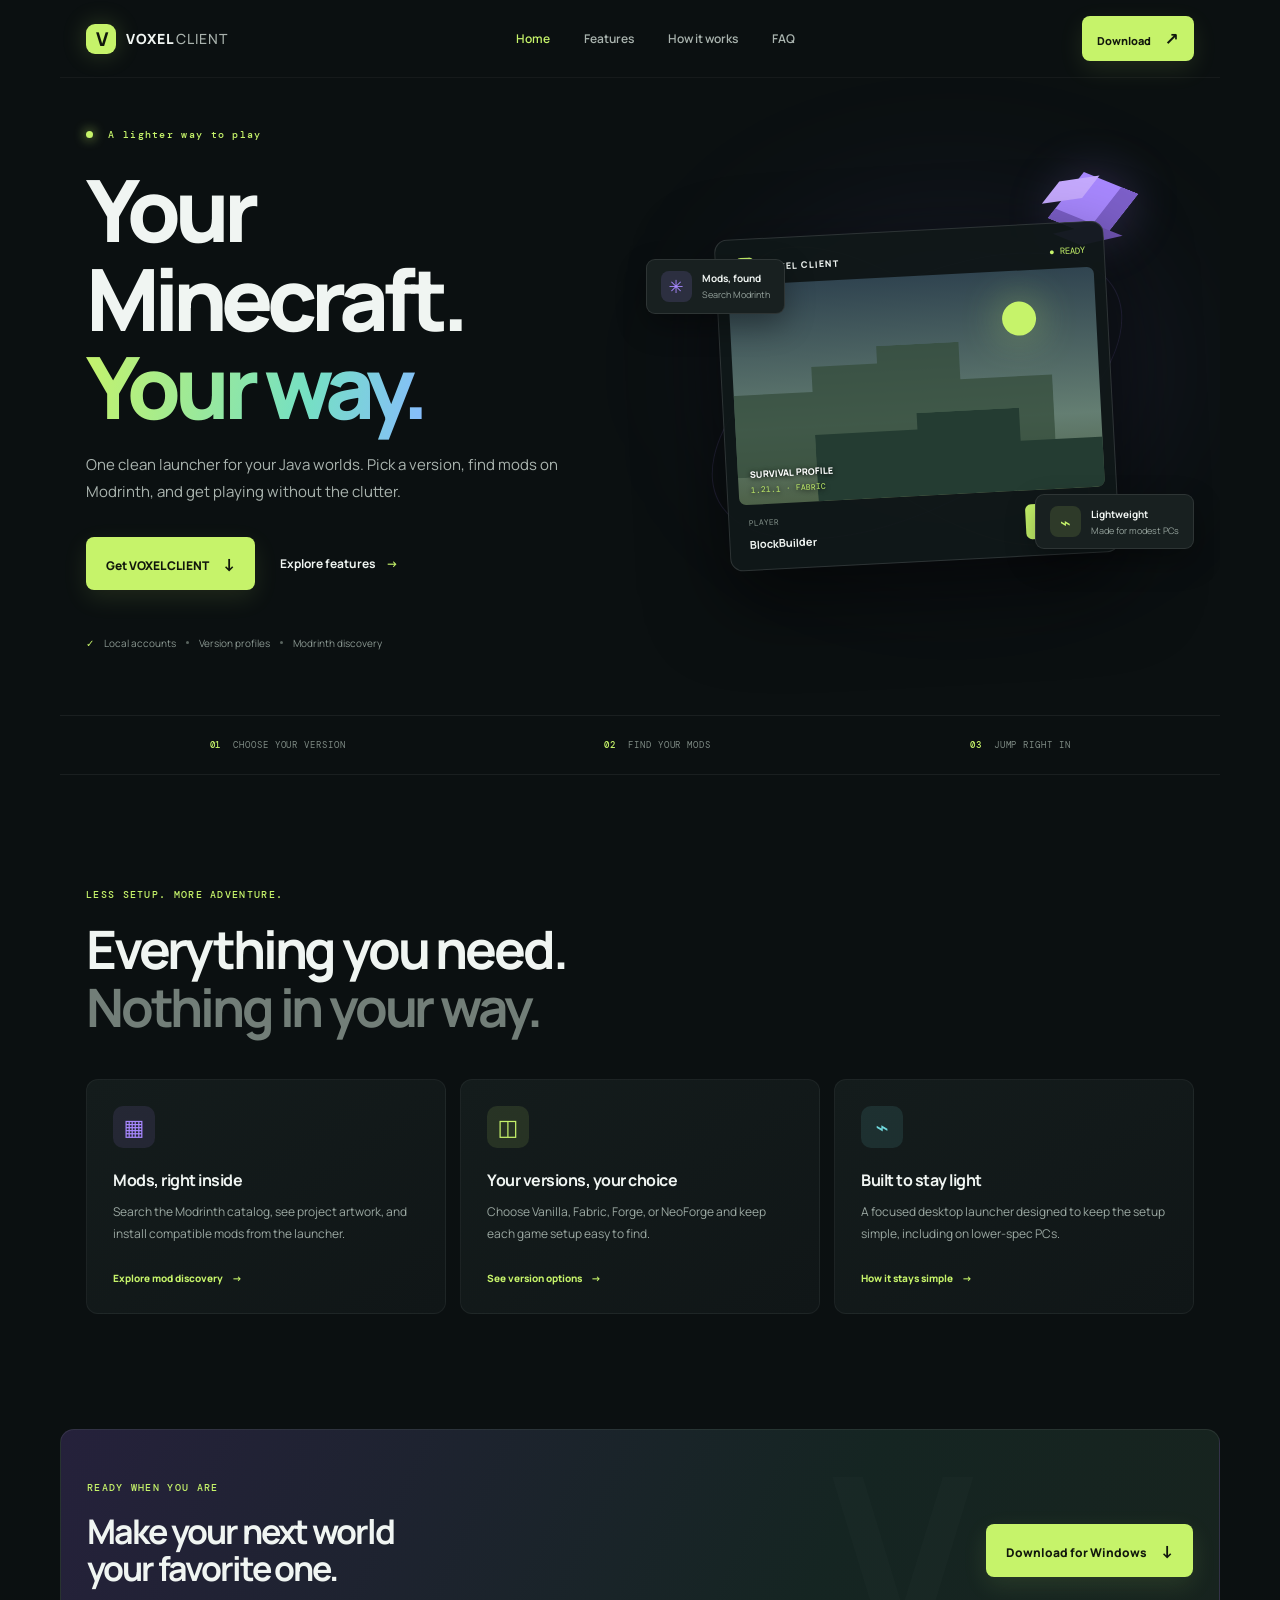
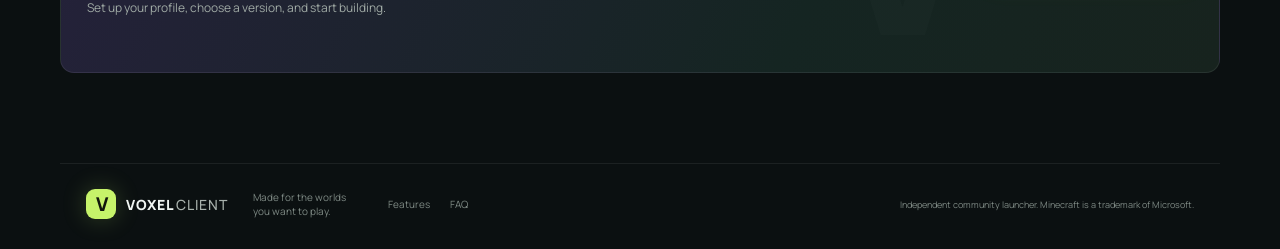
<file: index.html>
<!doctype html>
<html lang="en">
<head>
  <meta charset="utf-8">
  <meta name="viewport" content="width=device-width, initial-scale=1">
  <meta name="theme-color" content="#0b1011">
  <meta name="description" content="VOXEL CLIENT makes Minecraft Java easier to launch, customize, and mod. Lightweight by design, with direct Modrinth mod discovery.">
  <title>VOXEL CLIENT — Your Minecraft, your way</title>
  <link rel="stylesheet" href="styles.css">
  <script src="site.js" defer></script>
</head>
<body>
  <header class="site-header">
    <a class="brand" href="index.html" aria-label="VOXEL CLIENT home"><span class="brand-mark">V</span><span>VOXEL<span class="brand-light">CLIENT</span></span></a>
    <button class="menu-toggle" aria-label="Open navigation" aria-expanded="false">☰</button>
    <nav class="nav-links" aria-label="Main navigation"><a class="active" href="index.html">Home</a><a href="features.html">Features</a><a href="features.html#how-it-works">How it works</a><a href="features.html#faq">FAQ</a></nav>
    <a class="button button-small" href="https://github.com/rishabh1272011/VOXEL-CLIENT/releases/download/v1.0.0/VOXEL-CLIENT-Setup.exe">Download <span>↗</span></a>
  </header>

  <main>
    <section class="hero section-wrap">
      <div class="hero-copy">
        <div class="eyebrow"><span class="pulse"></span> A lighter way to play</div>
        <h1>Your Minecraft.<br><span class="gradient-text">Your way.</span></h1>
        <p class="hero-lede">One clean launcher for your Java worlds. Pick a version, find mods on Modrinth, and get playing without the clutter.</p>
        <div class="hero-actions"><a class="button" href="https://github.com/rishabh1272011/VOXEL-CLIENT/releases/download/v1.0.0/VOXEL-CLIENT-Setup.exe">Get VOXEL CLIENT <span>↓</span></a><a class="text-link" href="features.html">Explore features <span>→</span></a></div>
        <div class="micro-proof"><span class="check">✓</span> Local accounts <i></i> Version profiles <i></i> Modrinth discovery</div>
      </div>
      <div class="hero-art" aria-label="Illustration of the VOXEL CLIENT launcher">
        <div class="orbit orbit-one"></div><div class="orbit orbit-two"></div><div class="pixel-cube"><span></span><span></span><span></span></div>
        <div class="launcher-card"><div class="launcher-top"><span class="mini-brand"><b>V</b> VOXEL CLIENT</span><span class="online-dot">● READY</span></div><div class="launcher-world"><div class="world-sun"></div><div class="block-hill hill-back"></div><div class="block-hill hill-front"></div><div class="world-caption">SURVIVAL PROFILE <span>1.21.1 · FABRIC</span></div></div><div class="launcher-bottom"><div><small>PLAYER</small><strong>BlockBuilder</strong></div><button class="mini-play">▶ &nbsp;PLAY</button></div></div>
        <div class="float-chip chip-mod"><span class="chip-icon">✳</span><span><b>Mods, found</b><small>Search Modrinth</small></span></div>
        <div class="float-chip chip-ram"><span class="chip-icon green">⌁</span><span><b>Lightweight</b><small>Made for modest PCs</small></span></div>
      </div>
      <div class="hero-glow"></div>
    </section>

    <section class="trust-strip"><div><b>01</b><span>CHOOSE YOUR VERSION</span></div><div><b>02</b><span>FIND YOUR MODS</span></div><div><b>03</b><span>JUMP RIGHT IN</span></div></section>

    <section class="section-wrap intro-section"><div class="section-heading"><span class="eyebrow">LESS SETUP. MORE ADVENTURE.</span><h2>Everything you need.<br><span class="muted-heading">Nothing in your way.</span></h2></div><div class="feature-grid">
      <article class="feature-card"><div class="feature-icon purple">▦</div><h3>Mods, right inside</h3><p>Search the Modrinth catalog, see project artwork, and install compatible mods from the launcher.</p><a href="features.html#mods">Explore mod discovery <span>→</span></a></article>
      <article class="feature-card"><div class="feature-icon lime">◫</div><h3>Your versions, your choice</h3><p>Choose Vanilla, Fabric, Forge, or NeoForge and keep each game setup easy to find.</p><a href="features.html#versions">See version options <span>→</span></a></article>
      <article class="feature-card"><div class="feature-icon blue">⌁</div><h3>Built to stay light</h3><p>A focused desktop launcher designed to keep the setup simple, including on lower-spec PCs.</p><a href="features.html#lightweight">How it stays simple <span>→</span></a></article>
    </div></section>

    <section class="section-wrap callout"><div class="callout-decoration">V</div><div><span class="eyebrow">READY WHEN YOU ARE</span><h2>Make your next world<br>your favorite one.</h2><p>Set up your profile, choose a version, and start building.</p></div><a class="button button-light" href="https://github.com/rishabh1272011/VOXEL-CLIENT/releases/download/v1.0.0/VOXEL-CLIENT-Setup.exe">Download for Windows <span>↓</span></a></section>
  </main>
  <footer class="footer"><a class="brand" href="index.html"><span class="brand-mark">V</span><span>VOXEL<span class="brand-light">CLIENT</span></span></a><span>Made for the worlds you want to play.</span><div><a href="features.html">Features</a><a href="features.html#faq">FAQ</a></div><small>Independent community launcher. Minecraft is a trademark of Microsoft.</small></footer>
</body>
</html>
</file>
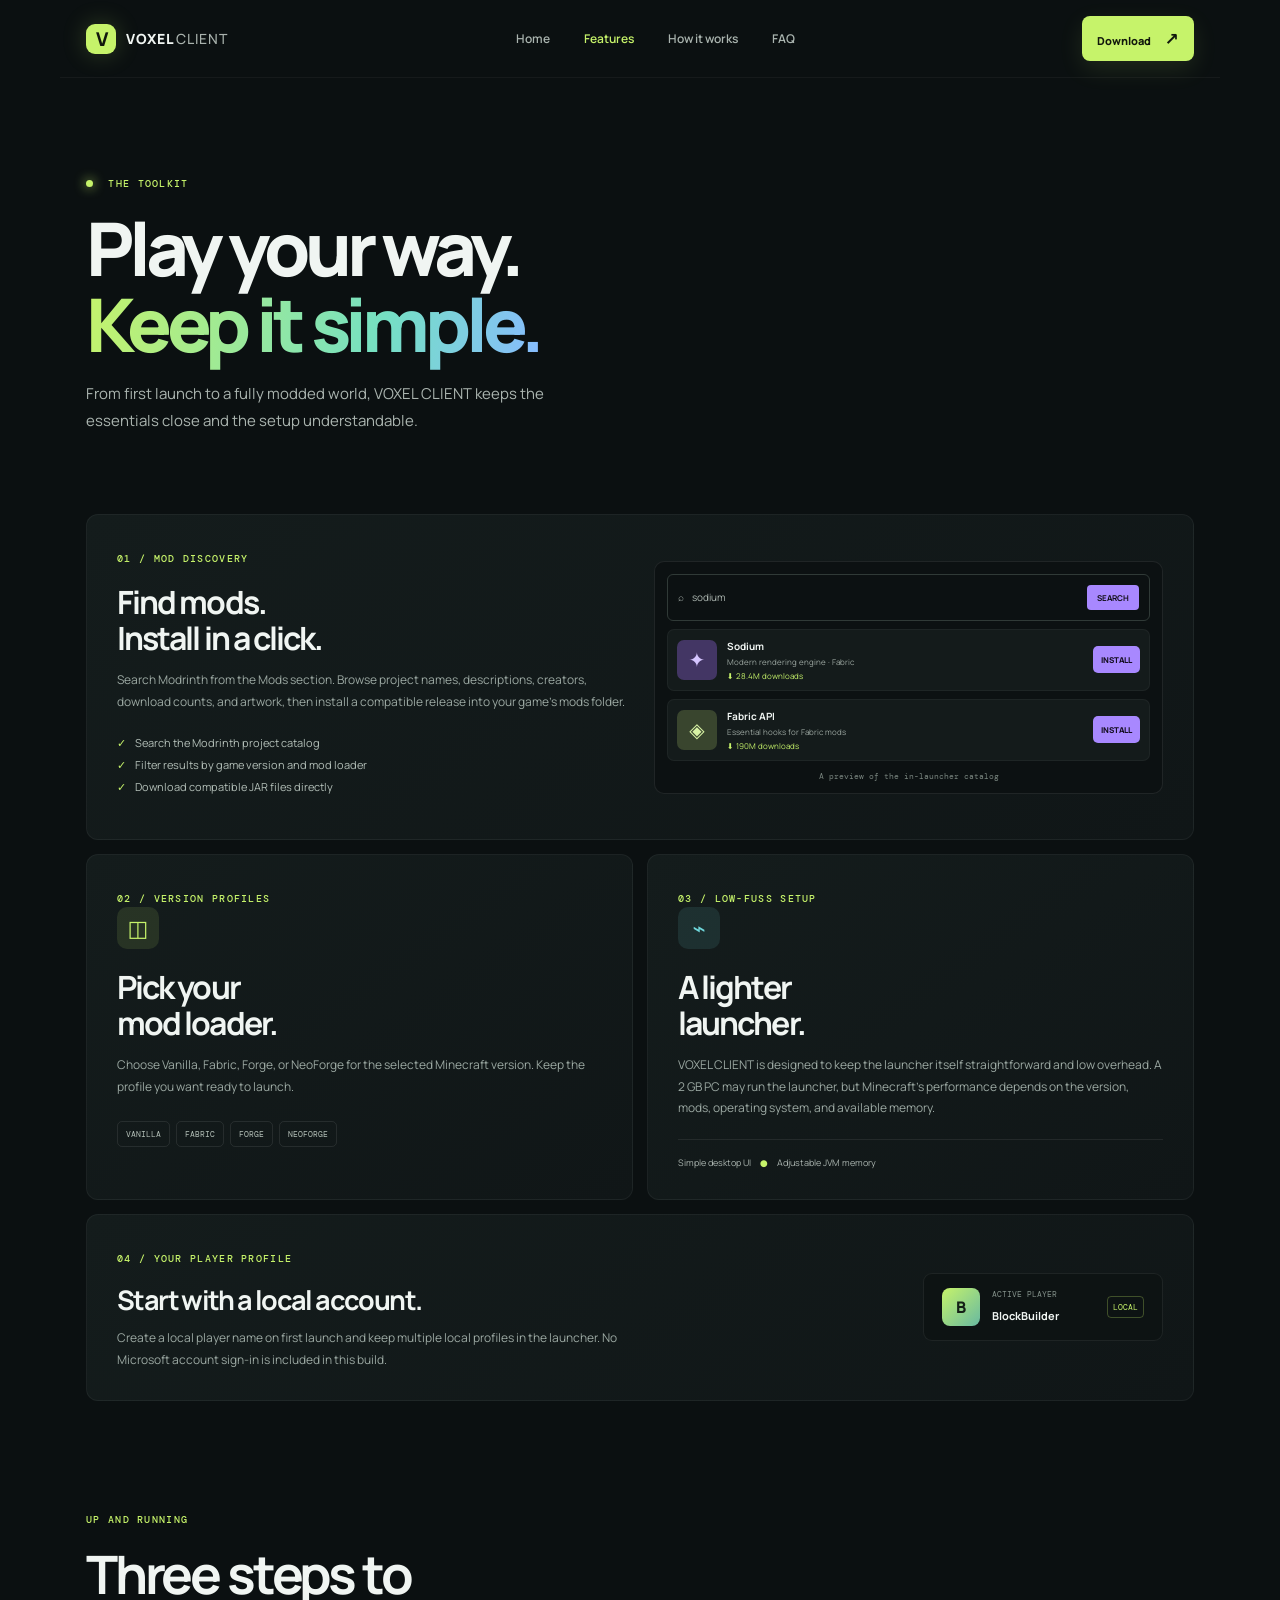
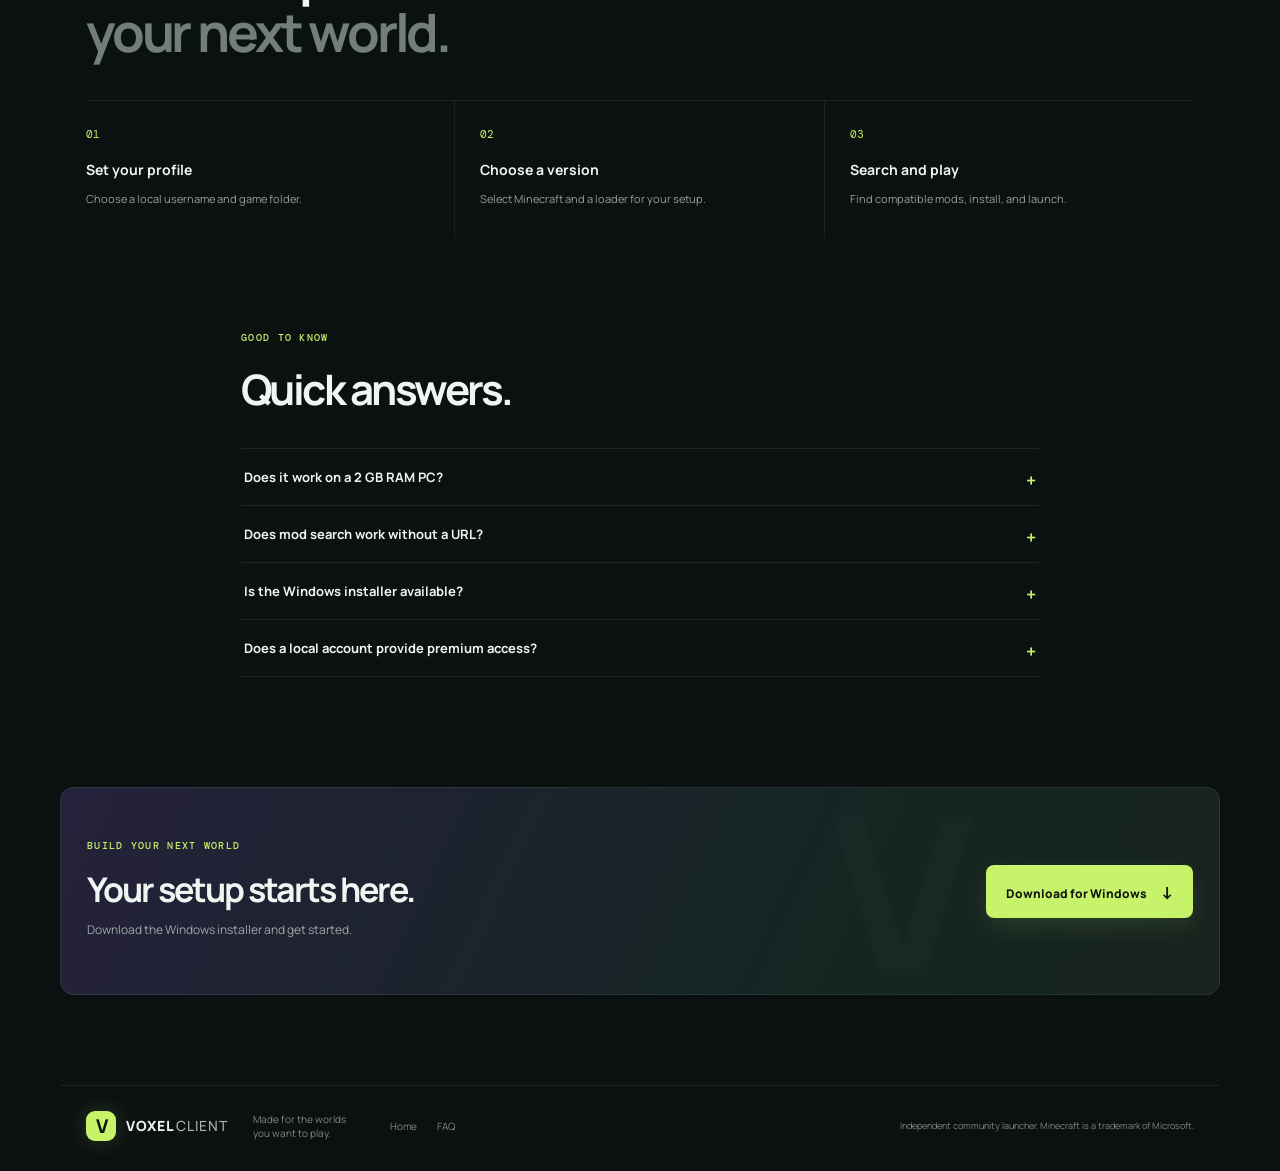
<file: features.html>
<!doctype html>
<html lang="en">
<head>
  <meta charset="utf-8"><meta name="viewport" content="width=device-width, initial-scale=1"><meta name="theme-color" content="#0b1011">
  <meta name="description" content="Discover VOXEL CLIENT features: Modrinth mod search, Minecraft version and loader selection, local accounts, and a lightweight launcher experience.">
  <title>Features — VOXEL CLIENT</title><link rel="stylesheet" href="styles.css"><script src="site.js" defer></script>
</head>
<body>
  <header class="site-header"><a class="brand" href="index.html" aria-label="VOXEL CLIENT home"><span class="brand-mark">V</span><span>VOXEL<span class="brand-light">CLIENT</span></span></a><button class="menu-toggle" aria-label="Open navigation" aria-expanded="false">☰</button><nav class="nav-links" aria-label="Main navigation"><a href="index.html">Home</a><a class="active" href="features.html">Features</a><a href="#how-it-works">How it works</a><a href="#faq">FAQ</a></nav><a class="button button-small" href="https://github.com/rishabh1272011/VOXEL-CLIENT/releases/download/v1.0.0/VOXEL-CLIENT-Setup.exe">Download <span>↗</span></a></header>
  <main>
    <section class="page-hero section-wrap"><span class="eyebrow"><span class="pulse"></span> THE TOOLKIT</span><h1>Play your way.<br><span class="gradient-text">Keep it simple.</span></h1><p>From first launch to a fully modded world, VOXEL CLIENT keeps the essentials close and the setup understandable.</p></section>
    <section class="section-wrap detail-grid">
      <article id="mods" class="detail-card detail-wide"><div class="detail-copy"><span class="eyebrow">01 / MOD DISCOVERY</span><h2>Find mods.<br>Install in a click.</h2><p>Search Modrinth from the Mods section. Browse project names, descriptions, creators, download counts, and artwork, then install a compatible release into your game’s mods folder.</p><ul><li>Search the Modrinth project catalog</li><li>Filter results by game version and mod loader</li><li>Download compatible JAR files directly</li></ul></div><div class="mock-search"><div class="mock-bar"><span>⌕</span> sodium <b>SEARCH</b></div><div class="mock-result"><div class="mock-art art-purple">✦</div><div><b>Sodium</b><small>Modern rendering engine · Fabric</small><small class="downloads">⬇ 28.4M downloads</small></div><button>INSTALL</button></div><div class="mock-result"><div class="mock-art art-lime">◈</div><div><b>Fabric API</b><small>Essential hooks for Fabric mods</small><small class="downloads">⬇ 190M downloads</small></div><button>INSTALL</button></div><div class="mock-caption">A preview of the in-launcher catalog</div></div></article>
      <article id="versions" class="detail-card"><span class="eyebrow">02 / VERSION PROFILES</span><div class="feature-icon lime">◫</div><h2>Pick your<br>mod loader.</h2><p>Choose Vanilla, Fabric, Forge, or NeoForge for the selected Minecraft version. Keep the profile you want ready to launch.</p><div class="tag-row"><span>VANILLA</span><span>FABRIC</span><span>FORGE</span><span>NEOFORGE</span></div></article>
      <article id="lightweight" class="detail-card"><span class="eyebrow">03 / LOW-FUSS SETUP</span><div class="feature-icon blue">⌁</div><h2>A lighter<br>launcher.</h2><p>VOXEL CLIENT is designed to keep the launcher itself straightforward and low overhead. A 2 GB PC may run the launcher, but Minecraft’s performance depends on the version, mods, operating system, and available memory.</p><div class="spec-line"><span>Simple desktop UI</span><span>●</span><span>Adjustable JVM memory</span></div></article>
      <article class="detail-card detail-wide account-card"><div><span class="eyebrow">04 / YOUR PLAYER PROFILE</span><h2>Start with a local account.</h2><p>Create a local player name on first launch and keep multiple local profiles in the launcher. No Microsoft account sign-in is included in this build.</p></div><div class="account-visual"><div class="avatar">B</div><div><small>ACTIVE PLAYER</small><b>BlockBuilder</b></div><span class="status-pill">LOCAL</span></div></article>
    </section>
    <section id="how-it-works" class="section-wrap how-section"><div class="section-heading"><span class="eyebrow">UP AND RUNNING</span><h2>Three steps to<br><span class="muted-heading">your next world.</span></h2></div><div class="steps"><article><b>01</b><h3>Set your profile</h3><p>Choose a local username and game folder.</p></article><article><b>02</b><h3>Choose a version</h3><p>Select Minecraft and a loader for your setup.</p></article><article><b>03</b><h3>Search and play</h3><p>Find compatible mods, install, and launch.</p></article></div></section>
    <section id="faq" class="section-wrap faq-section"><span class="eyebrow">GOOD TO KNOW</span><h2>Quick answers.</h2><details><summary>Does it work on a 2 GB RAM PC?</summary><p>The launcher is designed to be lightweight, but the game needs memory too. A 2 GB system may struggle to run Minecraft, especially with newer versions or mods. Actual performance varies by hardware and settings.</p></details><details><summary>Does mod search work without a URL?</summary><p>Yes. The Mods section searches Modrinth directly and installs compatible mod files. You need to choose Fabric, Forge, or NeoForge first; Vanilla does not load mods.</p></details><details><summary>Is the Windows installer available?</summary><p>Yes. Download the Windows installer from the release link below.</p></details><details><summary>Does a local account provide premium access?</summary><p>No. A local profile is an offline launcher profile and does not authenticate a Minecraft purchase or provide Microsoft account features.</p></details></section>
    <section class="section-wrap callout"><div class="callout-decoration">V</div><div><span class="eyebrow">BUILD YOUR NEXT WORLD</span><h2>Your setup starts here.</h2><p>Download the Windows installer and get started.</p></div><a class="button button-light" href="https://github.com/rishabh1272011/VOXEL-CLIENT/releases/download/v1.0.0/VOXEL-CLIENT-Setup.exe">Download for Windows <span>↓</span></a></section>
  </main>
  <footer class="footer"><a class="brand" href="index.html"><span class="brand-mark">V</span><span>VOXEL<span class="brand-light">CLIENT</span></span></a><span>Made for the worlds you want to play.</span><div><a href="index.html">Home</a><a href="#faq">FAQ</a></div><small>Independent community launcher. Minecraft is a trademark of Microsoft.</small></footer>
</body></html>
</file>
<file: styles.css>
@import url('https://fonts.googleapis.com/css2?family=DM+Mono:wght@400;500&family=Manrope:wght@400;500;600;700;800&display=swap');
:root{--bg:#0b1011;--panel:#111819;--panel2:#151e1f;--text:#f0f5f2;--muted:#9ba8a2;--line:#25302d;--green:#c6f36a;--purple:#a888ff;--cyan:#70d8dc;--max:1160px}*{box-sizing:border-box}html{scroll-behavior:smooth;scroll-padding-top:100px}body{margin:0;background:var(--bg);color:var(--text);font-family:Manrope,system-ui,sans-serif;-webkit-font-smoothing:antialiased}a{color:inherit;text-decoration:none}button{font:inherit}.site-header{height:78px;max-width:var(--max);margin:auto;display:flex;align-items:center;justify-content:space-between;padding:0 26px;border-bottom:1px solid #ffffff0b;position:relative;z-index:5}.brand{display:flex;align-items:center;gap:10px;font-size:14px;font-weight:800;letter-spacing:.08em}.brand-mark{width:30px;height:30px;display:grid;place-items:center;color:#11170c;background:var(--green);border-radius:9px;font-weight:900;font-size:19px;letter-spacing:-.07em;box-shadow:0 0 24px #c6f36a35}.brand-light{font-weight:500;color:#a9b2ad}.nav-links{display:flex;gap:34px;color:#aab4af;font-size:12px;font-weight:600}.nav-links a{transition:color .2s}.nav-links a:hover,.nav-links .active{color:var(--green)}.button{border:0;background:var(--green);color:#11170c;font-weight:800;font-size:12px;padding:15px 20px;border-radius:8px;cursor:pointer;transition:transform .2s,box-shadow .2s;box-shadow:0 8px 24px #c6f36a1c}.button:hover{transform:translateY(-2px);box-shadow:0 10px 28px #c6f36a32}.button span{font-size:17px;margin-left:12px}.button-small{padding:11px 15px;font-size:11px}.menu-toggle{display:none;background:none;color:white;border:0;font-size:22px}.section-wrap{max-width:var(--max);margin:0 auto;padding-left:26px;padding-right:26px}.hero{min-height:630px;display:grid;grid-template-columns:1fr 1fr;align-items:center;position:relative;overflow:hidden}.hero-copy{padding:50px 0 65px;position:relative;z-index:1}.eyebrow{font-family:'DM Mono',monospace;font-size:10px;letter-spacing:.13em;color:var(--green);font-weight:500}.pulse{width:7px;height:7px;background:var(--green);display:inline-block;border-radius:50%;margin-right:8px;box-shadow:0 0 12px var(--green)}h1{font-size:clamp(54px,7vw,86px);line-height:1.03;letter-spacing:-.07em;margin:24px 0 20px;font-weight:800}.gradient-text{background:linear-gradient(100deg,#c6f36a,#75e0c3 65%,#87bbff);-webkit-background-clip:text;background-clip:text;color:transparent}.hero-lede,.page-hero p{max-width:475px;color:#aab4af;font-size:15px;line-height:1.8}.hero-actions{display:flex;align-items:center;gap:25px;margin-top:32px}.text-link{font-weight:700;font-size:12px}.text-link span{color:var(--green);padding-left:8px}.micro-proof{color:#8b9892;font-size:10px;margin-top:46px;display:flex;align-items:center;gap:10px}.micro-proof .check{color:var(--green)}.micro-proof i{width:3px;height:3px;background:#59645f;border-radius:50%}.hero-art{height:510px;position:relative;display:grid;place-items:center}.hero-glow{position:absolute;width:420px;height:300px;border-radius:50%;background:#8c71ff18;filter:blur(80px);right:5%;top:22%;pointer-events:none}.orbit{position:absolute;border:1px solid #a888ff25;border-radius:50%;width:450px;height:220px;transform:rotate(-28deg)}.orbit-two{width:420px;height:180px;transform:rotate(39deg);border-color:#c6f36a20}.pixel-cube{position:absolute;right:13%;top:7%;width:58px;height:58px;transform:rotate(30deg) skew(-8deg,-8deg);background:#a888ff;box-shadow:inset -18px -12px #7d60ca,0 0 50px #a888ff45;z-index:1}.pixel-cube span:first-child{position:absolute;width:29px;height:28px;background:#c6aaff;left:-14px;top:8px;transform:skewY(-36deg)}.pixel-cube span:last-child{position:absolute;width:30px;height:25px;background:#7256b7;right:0;bottom:-13px;transform:skewX(-48deg)}.launcher-card{width:min(390px,90%);border:1px solid #ffffff20;border-radius:13px;padding:11px;background:#111819eF;box-shadow:0 30px 80px #0009;position:relative;z-index:2;transform:rotate(-3deg)}.launcher-top,.launcher-bottom{display:flex;justify-content:space-between;align-items:center;padding:7px 8px}.mini-brand{font-size:9px;letter-spacing:.11em;font-weight:800}.mini-brand b{display:inline-grid;place-items:center;background:var(--green);color:#10150b;width:20px;height:20px;border-radius:6px;margin-right:6px}.online-dot{font:9px 'DM Mono';color:var(--green)}.launcher-world{height:220px;position:relative;overflow:hidden;border-radius:7px;background:linear-gradient(#304450 0%,#647e72 66%,#4d6148 100%)}.world-sun{position:absolute;top:31px;right:60px;width:34px;height:34px;border-radius:50%;background:#c6f36a;box-shadow:0 0 40px #c6f36a77}.block-hill{position:absolute;bottom:27px;background:#354c3b;clip-path:polygon(0 34%,27% 34%,27% 14%,47% 14%,47% 0,72% 0,72% 30%,100% 30%,100% 100%,0 100%)}.hill-back{width:90%;height:125px;left:-10px;opacity:.75}.hill-front{height:83px;width:80%;right:-6px;bottom:0;background:#243c32;clip-path:polygon(0 20%,35% 20%,35% 0,70% 0,70% 40%,100% 40%,100% 100%,0 100%)}.world-caption{position:absolute;bottom:10px;left:12px;color:#fff;font-size:9px;font-weight:800;text-shadow:0 1px 5px #000}.world-caption span{display:block;color:#c6f36a;font:8px 'DM Mono';margin-top:4px}.launcher-bottom{padding:13px 8px 5px}.launcher-bottom small,.account-visual small{display:block;font:8px 'DM Mono';color:#83918a;margin-bottom:4px}.launcher-bottom strong{font-size:11px}.mini-play{border:0;border-radius:6px;background:var(--green);padding:11px 20px;font-size:9px;font-weight:900}.float-chip{position:absolute;display:flex;align-items:center;gap:10px;background:#182020;border:1px solid #ffffff18;border-radius:9px;padding:11px 14px;z-index:3;box-shadow:0 12px 30px #0005}.float-chip b,.float-chip small{display:block}.float-chip b{font-size:10px}.float-chip small{color:#95a29c;font-size:9px;margin-top:3px}.chip-icon{display:grid;place-items:center;width:31px;height:31px;border-radius:8px;background:#a888ff25;color:var(--purple);font-size:18px}.chip-icon.green{background:#c6f36a20;color:var(--green)}.chip-mod{left:1%;top:23%}.chip-ram{right:0;bottom:20%}.trust-strip{border-block:1px solid #ffffff10;max-width:var(--max);margin:auto;display:flex;justify-content:space-around;padding:23px 20px;color:#7e8a84;font:9px 'DM Mono';letter-spacing:.1em}.trust-strip div{display:flex;gap:12px;align-items:center}.trust-strip b{color:var(--green);font-weight:500}.intro-section{padding-top:106px;padding-bottom:105px}.section-heading h2,.callout h2{font-size:clamp(36px,5vw,53px);letter-spacing:-.06em;line-height:1.1;margin:17px 0 0}.muted-heading{color:#727e78}.feature-grid{display:grid;grid-template-columns:repeat(3,1fr);gap:14px;margin-top:43px}.feature-card,.detail-card{background:linear-gradient(145deg,#141c1c,#101617);border:1px solid #ffffff0d;border-radius:12px;padding:26px}.feature-icon{width:42px;height:42px;display:grid;place-items:center;border-radius:10px;font-size:22px;margin-bottom:21px}.purple{background:#a888ff1c;color:var(--purple)}.lime{background:#c6f36a1c;color:var(--green)}.blue{background:#70d8dc1c;color:var(--cyan)}.feature-card h3{font-size:16px;margin:0 0 10px;letter-spacing:-.03em}.feature-card p,.detail-card p{font-size:12px;line-height:1.8;color:#9ba8a2;margin:0 0 20px}.feature-card a{font-size:10px;font-weight:800;color:var(--green)}.feature-card a span{margin-left:7px}.callout{margin-top:10px;margin-bottom:90px;background:linear-gradient(115deg,#25213b,#152522 65%,#17231e);border:1px solid #ffffff13;border-radius:14px;padding-top:44px;padding-bottom:44px;display:flex;align-items:center;justify-content:space-between;position:relative;overflow:hidden}.callout h2{font-size:34px}.callout p{color:#9fa9a4;font-size:12px}.button-light{position:relative;z-index:1}.callout-decoration{position:absolute;right:23%;font-size:220px;line-height:1;font-weight:900;color:#ffffff04;letter-spacing:-.1em;pointer-events:none}.footer{max-width:var(--max);margin:auto;padding:25px 26px 30px;border-top:1px solid #ffffff12;display:flex;align-items:center;gap:25px;color:#7e8984;font-size:10px}.footer .brand{color:var(--text);margin-right:auto}.footer>div{display:flex;gap:20px}.footer small{width:100%;text-align:right;font-size:9px}.page-hero{padding-top:92px;padding-bottom:65px}.page-hero h1{font-size:clamp(52px,7vw,74px);margin:18px 0}.detail-grid{display:grid;grid-template-columns:1fr 1fr;gap:14px}.detail-card{padding:30px}.detail-wide{grid-column:span 2}.detail-copy h2,.detail-card h2{font-size:32px;line-height:1.12;letter-spacing:-.06em;margin:18px 0 12px}.detail-copy p{max-width:510px}.detail-card ul{list-style:none;padding:0;color:#b2beb7;font-size:11px;line-height:2}.detail-card li:before{content:'✓';color:var(--green);margin-right:9px}.detail-wide:not(.account-card){display:grid;grid-template-columns:1fr 1fr;gap:28px;align-items:center}.mock-search{border:1px solid #ffffff15;background:#0c1112;border-radius:10px;padding:12px}.mock-bar{display:flex;gap:8px;align-items:center;border:1px solid #303a37;border-radius:6px;padding:10px;color:#aeb8b2;font-size:10px}.mock-bar b{margin-left:auto;background:#a888ff;color:#100e16;padding:7px 10px;border-radius:4px;font-size:8px}.mock-result{display:flex;gap:10px;align-items:center;border:1px solid #ffffff0b;background:#141b1b;border-radius:7px;padding:9px;margin-top:8px}.mock-art{width:40px;height:40px;display:grid;place-items:center;border-radius:7px;font-size:20px}.art-purple{background:#433664;color:#d5c5ff}.art-lime{background:#39452e;color:#d8f3a4}.mock-result div:nth-child(2){flex:1}.mock-result b,.mock-result small{display:block}.mock-result b{font-size:10px}.mock-result small{font-size:8px;color:#9aa59f;margin-top:3px}.mock-result .downloads{color:#c6f36a}.mock-result button{background:#a888ff;color:#160f22;border:0;border-radius:5px;padding:8px;font-size:8px;font-weight:900}.mock-caption{text-align:center;color:#78847e;font:8px 'DM Mono';padding:10px 0 0}.tag-row{display:flex;flex-wrap:wrap;gap:6px;margin-top:24px}.tag-row span{border:1px solid #ffffff16;border-radius:5px;padding:7px 8px;font:8px 'DM Mono';color:#b4c0b8}.spec-line{border-top:1px solid #ffffff13;padding-top:16px;display:flex;gap:9px;align-items:center;color:#aab4af;font-size:9px}.spec-line span:nth-child(2){color:var(--green)}.account-card{display:flex;align-items:center;justify-content:space-between}.account-card h2{font-size:27px}.account-card p{max-width:520px;margin-bottom:0}.account-visual{display:flex;align-items:center;gap:12px;border:1px solid #ffffff12;background:#0d1313;padding:14px 18px;border-radius:9px;min-width:240px}.avatar{width:38px;height:38px;display:grid;place-items:center;background:linear-gradient(135deg,#c6f36a,#68b9a1);color:#152017;border-radius:8px;font-weight:900}.account-visual b{font-size:11px}.status-pill{font:8px 'DM Mono';color:var(--green);margin-left:auto;border:1px solid #c6f36a45;padding:5px;border-radius:4px}.how-section{padding-top:105px;padding-bottom:85px}.steps{display:grid;grid-template-columns:repeat(3,1fr);margin-top:38px;border-top:1px solid #ffffff12}.steps article{padding:20px 25px;border-right:1px solid #ffffff12}.steps article:first-child{padding-left:0}.steps article:last-child{border:0}.steps article>b{font:11px 'DM Mono';color:var(--green)}.steps h3{font-size:14px;margin:17px 0 8px}.steps p{font-size:11px;color:#95a19a;line-height:1.7}.faq-section{max-width:850px;padding-bottom:100px}.faq-section h2{font-size:42px;letter-spacing:-.06em;margin:14px 0 30px}.faq-section details{border-top:1px solid #ffffff15;padding:19px 3px}.faq-section details:last-child{border-bottom:1px solid #ffffff15}.faq-section summary{cursor:pointer;font-size:13px;font-weight:700;list-style:none}.faq-section summary:after{content:'+';float:right;color:var(--green);font-size:18px}.faq-section details[open] summary:after{content:'−'}.faq-section details p{font-size:11px;line-height:1.8;color:#9ba8a2;max-width:700px}.download-dialog{width:min(420px,calc(100% - 30px));background:#141c1c;color:var(--text);border:1px solid #ffffff20;border-radius:14px;padding:30px;box-shadow:0 20px 100px #000b}.download-dialog::backdrop{background:#030707c9;backdrop-filter:blur(5px)}.download-dialog h2{font-size:25px;letter-spacing:-.05em;margin:0 0 10px}.download-dialog p{font-size:12px;line-height:1.8;color:#aab5ae}.dialog-note{font:9px 'DM Mono';color:var(--green);padding:12px 0 20px}.dialog-close{position:absolute;right:15px;top:12px;background:none;border:0;color:#adb7b1;font-size:24px;cursor:pointer}.dialog-ok{width:100%}
@media(max-width:800px){.nav-links{gap:16px}.hero{grid-template-columns:1fr;min-height:unset;padding-top:50px}.hero-copy{padding:25px 0 10px}.hero-art{height:430px}.hero-glow{right:20%;top:50%}.feature-grid{grid-template-columns:1fr}.detail-wide:not(.account-card){grid-template-columns:1fr}.callout{gap:20px}.footer{flex-wrap:wrap}.footer small{order:5;text-align:left}.footer>span{display:none}}
@media(max-width:600px){.site-header{height:68px;padding:0 18px}.menu-toggle{display:block;margin-left:auto;margin-right:15px}.site-header>.button{padding:10px 12px}.nav-links{display:none;position:absolute;top:67px;left:0;right:0;background:#111819;padding:18px 22px;flex-direction:column;gap:18px;border-bottom:1px solid #ffffff19}.nav-links.open{display:flex}.section-wrap{padding-left:19px;padding-right:19px}.hero{padding-top:34px}h1{font-size:57px}.hero-lede{font-size:13px}.micro-proof{font-size:8px;gap:7px;margin-top:30px}.hero-art{height:360px}.launcher-card{width:88%}.launcher-world{height:175px}.orbit{width:340px}.chip-mod{left:0;top:18%}.chip-ram{right:0;bottom:12%}.float-chip{padding:8px}.float-chip b{font-size:8px}.float-chip small{font-size:7px}.trust-strip{padding:18px 12px;gap:6px}.trust-strip div{flex-direction:column;gap:5px;text-align:center;font-size:7px}.intro-section,.how-section{padding-top:75px;padding-bottom:65px}.section-heading h2{font-size:38px}.feature-card,.detail-card{padding:22px}.callout{margin:0 13px 60px;width:auto;display:block;padding-top:31px;padding-bottom:27px}.callout h2{font-size:29px}.callout .button{margin-top:13px}.footer{padding:22px 18px}.footer>div{gap:12px}.footer .brand{margin-right:auto}.page-hero{padding-top:62px;padding-bottom:45px}.page-hero h1{font-size:55px}.detail-grid{grid-template-columns:1fr}.detail-wide{grid-column:auto}.account-card{display:block}.account-visual{margin-top:20px;min-width:0}.steps{grid-template-columns:1fr}.steps article,.steps article:first-child{padding:17px 0;border-right:0;border-bottom:1px solid #ffffff12}.steps article:last-child{border-bottom:0}.faq-section{padding-bottom:70px}.faq-section h2{font-size:35px}}
</file>
